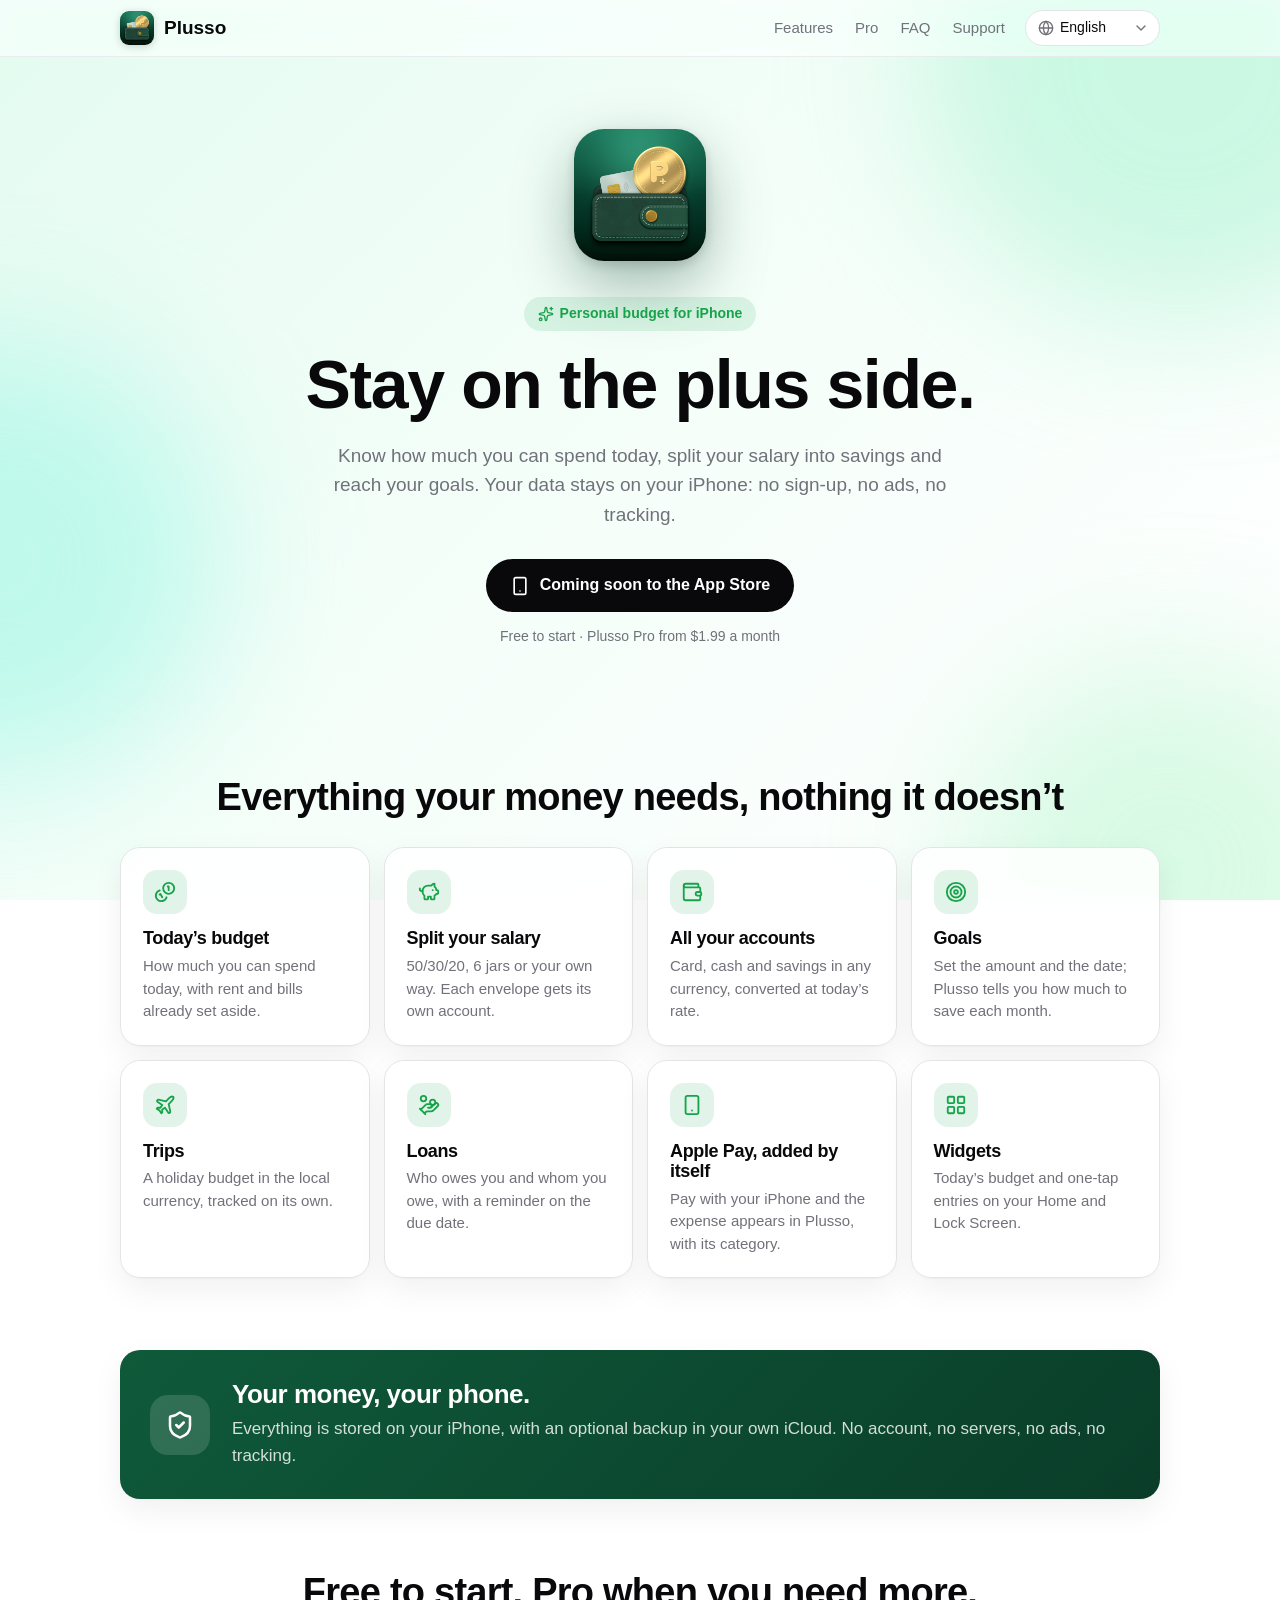
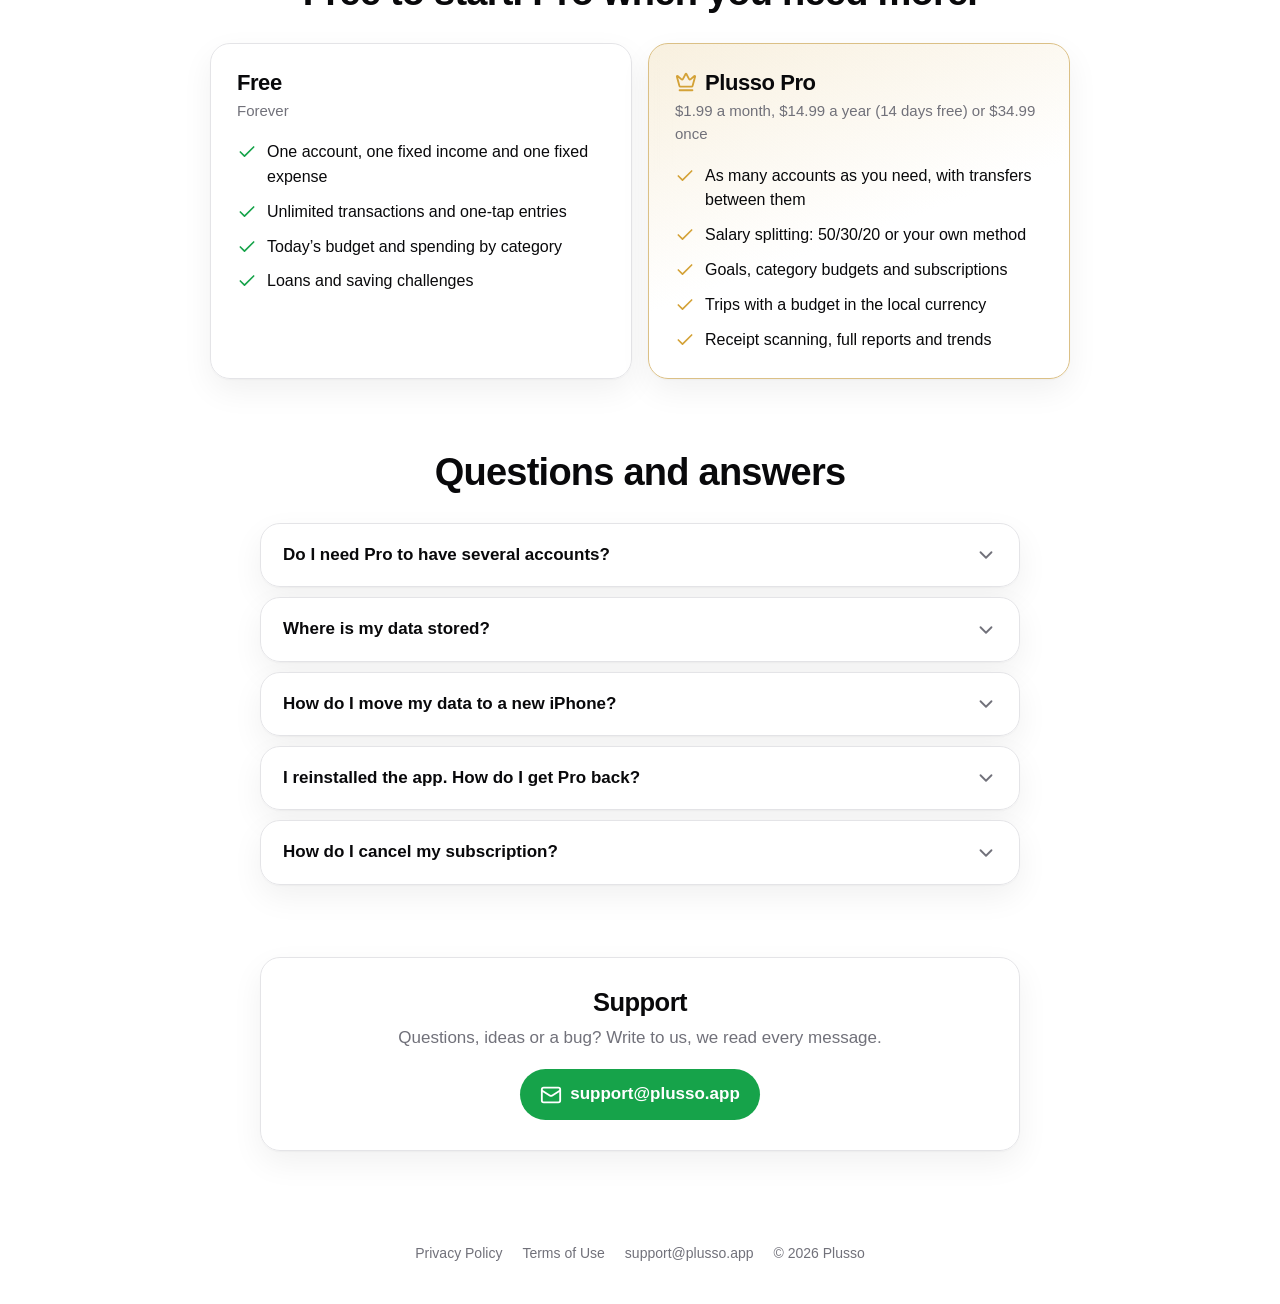
<file: index.html>
<!doctype html>
<html lang="en">
<head>
  <meta charset="utf-8">
  <meta name="viewport" content="width=device-width, initial-scale=1">
  <title>Plusso: personal budget for iPhone</title>
  <meta name="description" content="Plusso: personal budget for iPhone. Know how much you can spend today, split your salary into savings and reach your goals. Your data stays on your device.">
  <meta name="theme-color" content="#0f5a3a">
  <link rel="icon" type="image/png" href="favicon.png">
  <link rel="apple-touch-icon" href="img/apple-touch-icon.png">
  <link rel="stylesheet" href="style.css">
  <meta property="og:type" content="website">
  <meta property="og:url" content="https://plusso.app/">
  <meta property="og:title" content="Plusso: personal budget for iPhone">
  <meta property="og:description" content="Know how much you can spend today, split your salary into savings and reach your goals. Your data stays on your iPhone.">
  <meta property="og:image" content="https://plusso.app/img/og.jpg">
  <meta name="twitter:card" content="summary">
</head>
<body>
<div class="blobs" aria-hidden="true"><span></span><span></span><span></span></div>
<header class="top">
  <div class="top-inner">
    <a class="brand" href="./"><img src="img/icon.png" alt="" width="34" height="34">Plusso</a>
    <nav>
      <a href="#features" data-t="navFeatures">Features</a>
      <a href="#pro" data-t="navPro">Pro</a>
      <a href="#faq" data-t="navFaq">FAQ</a>
      <a href="#support" data-t="navSupport">Support</a>
    </nav>
      <label class="lang">
        <svg class="icon" aria-hidden="true"><use href="img/icons.svg#i-globe"/></svg>
        <span hidden data-t="language">Language</span>
        <select aria-label="Language">
          <option value="en">English</option>
          <option value="ro">Română</option>
          <option value="ru">Русский</option>
          <option value="uk">Українська</option>
          <option value="es">Español</option>
          <option value="de">Deutsch</option>
          <option value="it">Italiano</option>
        </select>
        <svg class="icon chev" aria-hidden="true"><use href="img/icons.svg#i-chevron-down"/></svg>
      </label>
  </div>
</header>
<main>
  <section class="hero">
    <img class="hero-icon" src="img/icon.png" alt="Plusso" width="132" height="132">
    <div><span class="eyebrow"><svg class="icon" aria-hidden="true"><use href="img/icons.svg#i-sparkles"/></svg><span data-t="eyebrow">Personal budget for iPhone</span></span></div>
    <h1 data-t="heroTitle">Stay on the plus side.</h1>
    <p data-t="heroText">Know how much you can spend today, split your salary into savings and reach your goals. Your data stays on your iPhone: no sign-up, no ads, no tracking.</p>
    <span class="cta"><svg class="icon" aria-hidden="true"><use href="img/icons.svg#i-smartphone"/></svg><span data-t="soon">Coming soon to the App Store</span></span>
    <span class="price-note" data-t="priceNote">Free to start · Plusso Pro from $1.99 a month</span>
  </section>

  <section class="block" id="features">
    <h2 data-t="featuresTitle">Everything your money needs, nothing it doesn’t</h2>
    <div class="features">
      <article class="card feature">
        <div class="tile"><svg class="icon" aria-hidden="true"><use href="img/icons.svg#i-coins"/></svg></div>
        <h3 data-t="f1t">Today’s budget</h3>
        <p data-t="f1d">How much you can spend today, with rent and bills already set aside.</p>
      </article>
      <article class="card feature">
        <div class="tile"><svg class="icon" aria-hidden="true"><use href="img/icons.svg#i-piggy-bank"/></svg></div>
        <h3 data-t="f2t">Split your salary</h3>
        <p data-t="f2d">50/30/20, 6 jars or your own way. Each envelope gets its own account.</p>
      </article>
      <article class="card feature">
        <div class="tile"><svg class="icon" aria-hidden="true"><use href="img/icons.svg#i-wallet"/></svg></div>
        <h3 data-t="f3t">All your accounts</h3>
        <p data-t="f3d">Card, cash and savings in any currency, converted at today’s rate.</p>
      </article>
      <article class="card feature">
        <div class="tile"><svg class="icon" aria-hidden="true"><use href="img/icons.svg#i-target"/></svg></div>
        <h3 data-t="f4t">Goals</h3>
        <p data-t="f4d">Set the amount and the date; Plusso tells you how much to save each month.</p>
      </article>
      <article class="card feature">
        <div class="tile"><svg class="icon" aria-hidden="true"><use href="img/icons.svg#i-plane"/></svg></div>
        <h3 data-t="f5t">Trips</h3>
        <p data-t="f5d">A holiday budget in the local currency, tracked on its own.</p>
      </article>
      <article class="card feature">
        <div class="tile"><svg class="icon" aria-hidden="true"><use href="img/icons.svg#i-hand-coins"/></svg></div>
        <h3 data-t="f6t">Loans</h3>
        <p data-t="f6d">Who owes you and whom you owe, with a reminder on the due date.</p>
      </article>
      <article class="card feature">
        <div class="tile"><svg class="icon" aria-hidden="true"><use href="img/icons.svg#i-smartphone"/></svg></div>
        <h3 data-t="f7t">Apple Pay, added by itself</h3>
        <p data-t="f7d">Pay with your iPhone and the expense appears in Plusso, with its category.</p>
      </article>
      <article class="card feature">
        <div class="tile"><svg class="icon" aria-hidden="true"><use href="img/icons.svg#i-layout-grid"/></svg></div>
        <h3 data-t="f8t">Widgets</h3>
        <p data-t="f8d">Today’s budget and one-tap entries on your Home and Lock Screen.</p>
      </article>
    </div>
  </section>

  <section class="card privacy-band">
    <div class="tile"><svg class="icon" aria-hidden="true"><use href="img/icons.svg#i-shield-check"/></svg></div>
    <div>
      <h2 data-t="privacyTitle">Your money, your phone.</h2>
      <p data-t="privacyText">Everything is stored on your iPhone, with an optional backup in your own iCloud. No account, no servers, no ads, no tracking.</p>
    </div>
  </section>

  <section class="block" id="pro">
    <h2 data-t="plansTitle">Free to start. Pro when you need more.</h2>
    <div class="plans">
      <article class="card plan">
        <h3><span data-t="freeTitle">Free</span></h3>
        <p class="sub" data-t="freePrice">Forever</p>
        <ul>
          <li><svg class="icon" aria-hidden="true"><use href="img/icons.svg#i-check"/></svg><span data-t="free1">One account, one fixed income and one fixed expense</span></li>
          <li><svg class="icon" aria-hidden="true"><use href="img/icons.svg#i-check"/></svg><span data-t="free2">Unlimited transactions and one-tap entries</span></li>
          <li><svg class="icon" aria-hidden="true"><use href="img/icons.svg#i-check"/></svg><span data-t="free3">Today’s budget and spending by category</span></li>
          <li><svg class="icon" aria-hidden="true"><use href="img/icons.svg#i-check"/></svg><span data-t="free4">Loans and saving challenges</span></li>
        </ul>
      </article>
      <article class="card plan pro">
        <h3><svg class="icon" aria-hidden="true"><use href="img/icons.svg#i-crown"/></svg><span data-t="proTitle">Plusso Pro</span></h3>
        <p class="sub" data-t="proPrice">$1.99 a month, $14.99 a year (14 days free) or $34.99 once</p>
        <ul>
          <li><svg class="icon" aria-hidden="true"><use href="img/icons.svg#i-check"/></svg><span data-t="pro1">As many accounts as you need, with transfers between them</span></li>
          <li><svg class="icon" aria-hidden="true"><use href="img/icons.svg#i-check"/></svg><span data-t="pro2">Salary splitting: 50/30/20 or your own method</span></li>
          <li><svg class="icon" aria-hidden="true"><use href="img/icons.svg#i-check"/></svg><span data-t="pro3">Goals, category budgets and subscriptions</span></li>
          <li><svg class="icon" aria-hidden="true"><use href="img/icons.svg#i-check"/></svg><span data-t="pro4">Trips with a budget in the local currency</span></li>
          <li><svg class="icon" aria-hidden="true"><use href="img/icons.svg#i-check"/></svg><span data-t="pro5">Receipt scanning, full reports and trends</span></li>
        </ul>
      </article>
    </div>
  </section>

  <section class="block" id="faq">
    <h2 data-t="faqTitle">Questions and answers</h2>
    <div class="faq">
      <details class="card">
        <summary><span data-t="q1">Do I need Pro to have several accounts?</span><svg class="icon" aria-hidden="true"><use href="img/icons.svg#i-chevron-down"/></svg></summary>
        <p data-t="a1">The free version has one account. Plusso Pro unlocks as many as you need (card, cash, savings, other currencies) and transfers between them. You can try them first: Settings → Guide & help → Try the demo.</p>
      </details>
      <details class="card">
        <summary><span data-t="q2">Where is my data stored?</span><svg class="icon" aria-hidden="true"><use href="img/icons.svg#i-chevron-down"/></svg></summary>
        <p data-t="a2">Only on your iPhone. If you turn on iCloud backup, a copy goes to your own iCloud Drive. We never see your data.</p>
      </details>
      <details class="card">
        <summary><span data-t="q3">How do I move my data to a new iPhone?</span><svg class="icon" aria-hidden="true"><use href="img/icons.svg#i-chevron-down"/></svg></summary>
        <p data-t="a3">Turn on iCloud backup in Settings → Data & backup and restore it on the new iPhone, or save a backup file and open it there.</p>
      </details>
      <details class="card">
        <summary><span data-t="q4">I reinstalled the app. How do I get Pro back?</span><svg class="icon" aria-hidden="true"><use href="img/icons.svg#i-chevron-down"/></svg></summary>
        <p data-t="a4">Pro comes back by itself with the same Apple account. If it doesn’t, open Plusso Pro in Settings and tap Restore.</p>
      </details>
      <details class="card">
        <summary><span data-t="q5">How do I cancel my subscription?</span><svg class="icon" aria-hidden="true"><use href="img/icons.svg#i-chevron-down"/></svg></summary>
        <p data-t="a5">In iPhone Settings → your name → Subscriptions → Plusso. You keep Pro until the end of the period you paid for.</p>
      </details>
    </div>
  </section>

  <section class="block" id="support">
    <div class="card support">
      <h2 data-t="supportTitle">Support</h2>
      <p data-t="supportText">Questions, ideas or a bug? Write to us, we read every message.</p>
      <a class="mail" href="mailto:support@plusso.app"><svg class="icon" aria-hidden="true"><use href="img/icons.svg#i-mail"/></svg>support@plusso.app</a>
    </div>
  </section>
</main>
<footer class="foot">
  <a href="privacy.html" data-page="privacy.html" data-t="privacy">Privacy Policy</a>
  <a href="terms.html" data-page="terms.html" data-t="terms">Terms of Use</a>
  <a href="mailto:support@plusso.app">support@plusso.app</a>
  <span>© 2026 Plusso</span>
</footer>
<script src="text.js"></script>
<script src="lang.js"></script>
</body>
</html>
</file>
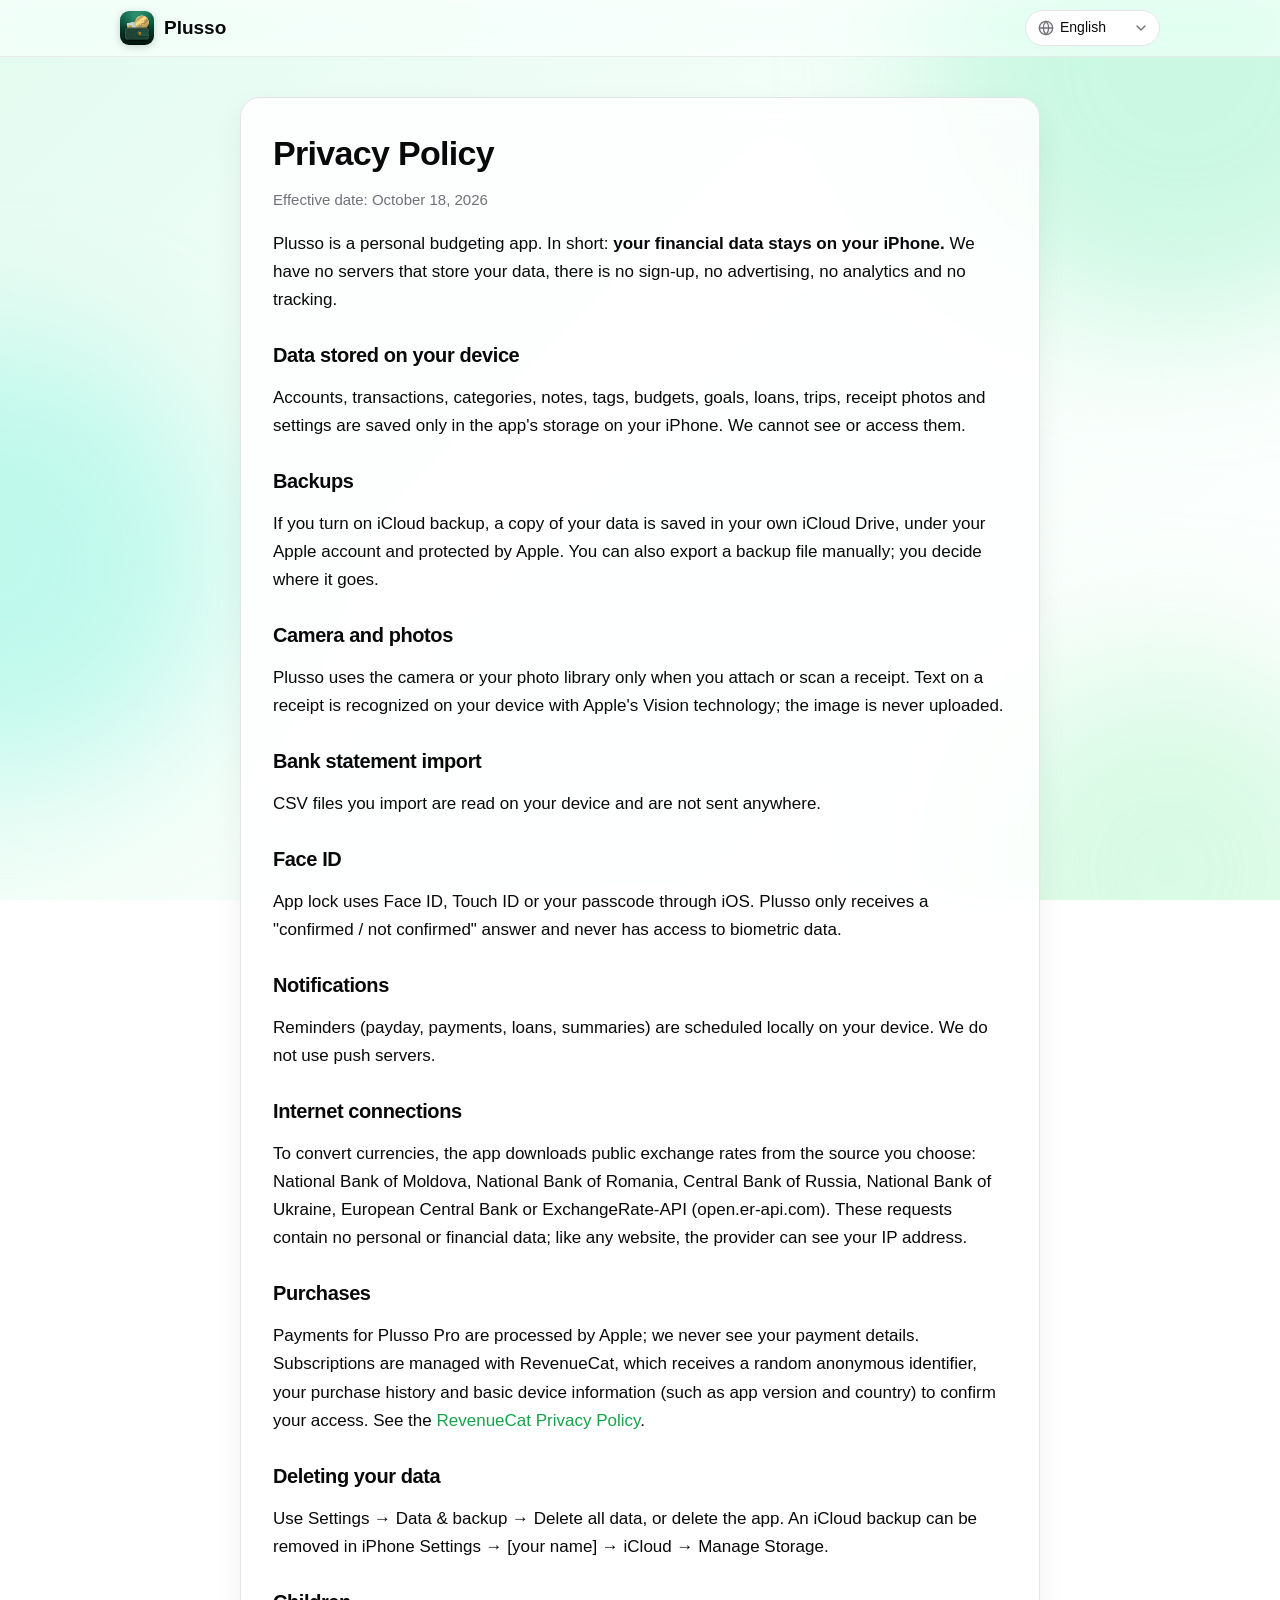
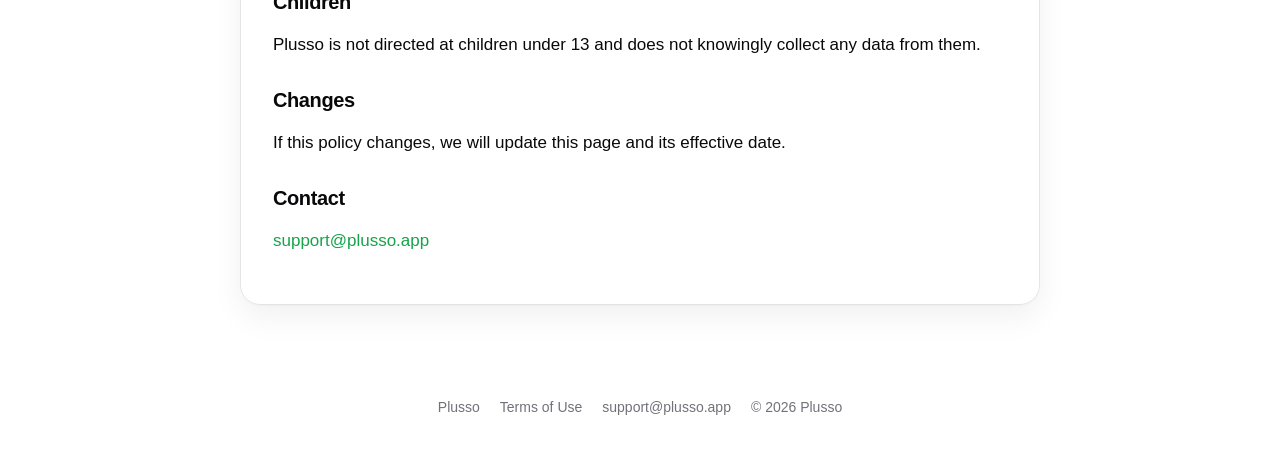
<file: privacy.html>
<!doctype html>
<html lang="en">
<head>
  <meta charset="utf-8">
  <meta name="viewport" content="width=device-width, initial-scale=1">
  <title>Plusso Privacy Policy</title>
  <meta name="description" content="How Plusso handles your data: everything stays on your iPhone.">
  <meta name="theme-color" content="#0f5a3a">
  <link rel="icon" type="image/png" href="favicon.png">
  <link rel="apple-touch-icon" href="img/apple-touch-icon.png">
  <link rel="stylesheet" href="style.css">
</head>
<body>
<div class="blobs" aria-hidden="true"><span></span><span></span><span></span></div>
<header class="top">
  <div class="top-inner">
    <a class="brand" href="./" data-page="./"><img src="img/icon.png" alt="" width="34" height="34">Plusso</a>
    <nav></nav>
      <label class="lang">
        <svg class="icon" aria-hidden="true"><use href="img/icons.svg#i-globe"/></svg>
        <span hidden data-t="language">Language</span>
        <select aria-label="Language">
          <option value="en">English</option>
          <option value="ro">Română</option>
          <option value="ru">Русский</option>
          <option value="uk">Українська</option>
          <option value="es">Español</option>
          <option value="de">Deutsch</option>
          <option value="it">Italiano</option>
        </select>
        <svg class="icon chev" aria-hidden="true"><use href="img/icons.svg#i-chevron-down"/></svg>
      </label>
  </div>
</header>
<main>
  <section class="doc card legal" lang="en">
    <h1>Privacy Policy</h1>
    <p class="muted">Effective date: October 18, 2026</p>
    <p>Plusso is a personal budgeting app. In short: <strong>your financial data stays on your iPhone.</strong> We have no servers that store your data, there is no sign-up, no advertising, no analytics and no tracking.</p>
    <h2>Data stored on your device</h2>
    <p>Accounts, transactions, categories, notes, tags, budgets, goals, loans, trips, receipt photos and settings are saved only in the app's storage on your iPhone. We cannot see or access them.</p>
    <h2>Backups</h2>
    <p>If you turn on iCloud backup, a copy of your data is saved in your own iCloud Drive, under your Apple account and protected by Apple. You can also export a backup file manually; you decide where it goes.</p>
    <h2>Camera and photos</h2>
    <p>Plusso uses the camera or your photo library only when you attach or scan a receipt. Text on a receipt is recognized on your device with Apple's Vision technology; the image is never uploaded.</p>
    <h2>Bank statement import</h2>
    <p>CSV files you import are read on your device and are not sent anywhere.</p>
    <h2>Face ID</h2>
    <p>App lock uses Face ID, Touch ID or your passcode through iOS. Plusso only receives a "confirmed / not confirmed" answer and never has access to biometric data.</p>
    <h2>Notifications</h2>
    <p>Reminders (payday, payments, loans, summaries) are scheduled locally on your device. We do not use push servers.</p>
    <h2>Internet connections</h2>
    <p>To convert currencies, the app downloads public exchange rates from the source you choose: National Bank of Moldova, National Bank of Romania, Central Bank of Russia, National Bank of Ukraine, European Central Bank or ExchangeRate-API (open.er-api.com). These requests contain no personal or financial data; like any website, the provider can see your IP address.</p>
    <h2>Purchases</h2>
    <p>Payments for Plusso Pro are processed by Apple; we never see your payment details. Subscriptions are managed with RevenueCat, which receives a random anonymous identifier, your purchase history and basic device information (such as app version and country) to confirm your access. See the <a href="https://www.revenuecat.com/privacy">RevenueCat Privacy Policy</a>.</p>
    <h2>Deleting your data</h2>
    <p>Use Settings → Data &amp; backup → Delete all data, or delete the app. An iCloud backup can be removed in iPhone Settings → [your name] → iCloud → Manage Storage.</p>
    <h2>Children</h2>
    <p>Plusso is not directed at children under 13 and does not knowingly collect any data from them.</p>
    <h2>Changes</h2>
    <p>If this policy changes, we will update this page and its effective date.</p>
    <h2>Contact</h2>
    <p><a href="mailto:support@plusso.app">support@plusso.app</a></p>
  </section>

  <section class="doc card legal" lang="ro">
    <h1>Politica de confidențialitate</h1>
    <p class="muted">În vigoare de la: 18 octombrie 2026</p>
    <p>Plusso este o aplicație pentru bugetul personal. Pe scurt: <strong>datele tale financiare rămân pe iPhone-ul tău.</strong> Nu avem servere care să-ți păstreze datele, nu există cont de utilizator, reclame, statistici de utilizare sau urmărire.</p>
    <h2>Datele de pe telefon</h2>
    <p>Conturile, tranzacțiile, categoriile, notele, etichetele, bugetele, obiectivele, împrumuturile, călătoriile, pozele bonurilor și setările se salvează doar în spațiul aplicației de pe iPhone. Noi nu le putem vedea și nu avem acces la ele.</p>
    <h2>Copii de rezervă</h2>
    <p>Dacă activezi backup-ul în iCloud, o copie a datelor se salvează în propriul tău iCloud Drive, în contul tău Apple, protejată de Apple. Poți salva și manual un fișier de backup; tu decizi unde îl păstrezi.</p>
    <h2>Camera și pozele</h2>
    <p>Plusso folosește camera sau galeria doar când atașezi sau scanezi un bon. Textul de pe bon este citit direct pe telefon cu tehnologia Vision de la Apple; imaginea nu este trimisă nicăieri.</p>
    <h2>Importul extraselor bancare</h2>
    <p>Fișierele CSV importate se citesc pe telefon și nu sunt trimise nicăieri.</p>
    <h2>Face ID</h2>
    <p>Blocarea aplicației folosește Face ID, Touch ID sau codul telefonului prin iOS. Plusso primește doar răspunsul „confirmat / neconfirmat” și nu are acces la date biometrice.</p>
    <h2>Notificări</h2>
    <p>Amintirile (salariu, plăți, împrumuturi, rezumate) sunt programate local pe telefon. Nu folosim servere de notificări.</p>
    <h2>Conexiuni la internet</h2>
    <p>Pentru conversia valutelor, aplicația descarcă cursuri publice de la sursa aleasă de tine: Banca Națională a Moldovei, Banca Națională a României, Banca Centrală a Rusiei, Banca Națională a Ucrainei, Banca Centrală Europeană sau ExchangeRate-API (open.er-api.com). Aceste cereri nu conțin date personale sau financiare; ca la orice site, furnizorul îți poate vedea adresa IP.</p>
    <h2>Cumpărături</h2>
    <p>Plățile pentru Plusso Pro sunt procesate de Apple; noi nu vedem datele de plată. Abonamentele sunt gestionate prin RevenueCat, care primește un identificator anonim aleatoriu, istoricul cumpărăturilor și informații de bază despre dispozitiv (versiunea aplicației, țara) ca să confirme accesul. Vezi <a href="https://www.revenuecat.com/privacy">Politica de confidențialitate RevenueCat</a>.</p>
    <h2>Ștergerea datelor</h2>
    <p>Folosește Setări → Date și backup → Șterge toate datele sau șterge aplicația. Backup-ul din iCloud se poate șterge din Setări iPhone → [numele tău] → iCloud → Gestionează spațiul.</p>
    <h2>Copii</h2>
    <p>Plusso nu se adresează copiilor sub 13 ani și nu colectează intenționat date de la aceștia.</p>
    <h2>Modificări</h2>
    <p>Dacă politica se schimbă, vom actualiza această pagină și data intrării în vigoare.</p>
    <h2>Contact</h2>
    <p><a href="mailto:support@plusso.app">support@plusso.app</a></p>
  </section>

  <section class="doc card legal" lang="ru">
    <h1>Политика конфиденциальности</h1>
    <p class="muted">Дата вступления в силу: 18 октября 2026 г.</p>
    <p>Plusso — приложение для личного бюджета. Коротко: <strong>ваши финансовые данные остаются на вашем iPhone.</strong> У нас нет серверов, где хранятся ваши данные, нет регистрации, рекламы, аналитики и отслеживания.</p>
    <h2>Данные на устройстве</h2>
    <p>Счета, операции, категории, заметки, метки, бюджеты, цели, долги, поездки, фото чеков и настройки сохраняются только в хранилище приложения на iPhone. Мы не видим их и не имеем к ним доступа.</p>
    <h2>Резервные копии</h2>
    <p>Если вы включите резервное копирование в iCloud, копия данных сохраняется в вашем собственном iCloud Drive, в вашей учётной записи Apple, под защитой Apple. Также можно вручную сохранить файл копии; где его хранить, решаете вы.</p>
    <h2>Камера и фото</h2>
    <p>Plusso использует камеру или галерею, только когда вы прикрепляете или сканируете чек. Текст чека распознаётся прямо на устройстве с помощью технологии Apple Vision; изображение никуда не отправляется.</p>
    <h2>Импорт банковских выписок</h2>
    <p>Импортируемые CSV-файлы читаются на устройстве и никуда не отправляются.</p>
    <h2>Face ID</h2>
    <p>Блокировка приложения использует Face ID, Touch ID или код-пароль через iOS. Plusso получает только ответ «подтверждено / не подтверждено» и не имеет доступа к биометрическим данным.</p>
    <h2>Уведомления</h2>
    <p>Напоминания (зарплата, платежи, долги, итоги) планируются локально на устройстве. Мы не используем push-серверы.</p>
    <h2>Подключения к интернету</h2>
    <p>Для пересчёта валют приложение загружает публичные курсы из выбранного вами источника: Национальный банк Молдовы, Национальный банк Румынии, Центральный банк России, Национальный банк Украины, Европейский центральный банк или ExchangeRate-API (open.er-api.com). Эти запросы не содержат личных или финансовых данных; как и любой сайт, поставщик видит ваш IP-адрес.</p>
    <h2>Покупки</h2>
    <p>Оплату Plusso Pro обрабатывает Apple; мы не видим ваши платёжные данные. Подписками управляет RevenueCat, который получает случайный анонимный идентификатор, историю покупок и базовые сведения об устройстве (версия приложения, страна), чтобы подтвердить доступ. См. <a href="https://www.revenuecat.com/privacy">Политику конфиденциальности RevenueCat</a>.</p>
    <h2>Удаление данных</h2>
    <p>Выберите Настройки → Данные и резервная копия → Удалить все данные или удалите приложение. Копию в iCloud можно удалить в Настройках iPhone → [ваше имя] → iCloud → Управление хранилищем.</p>
    <h2>Дети</h2>
    <p>Plusso не предназначено для детей младше 13 лет и сознательно не собирает их данные.</p>
    <h2>Изменения</h2>
    <p>Если политика изменится, мы обновим эту страницу и дату вступления в силу.</p>
    <h2>Контакты</h2>
    <p><a href="mailto:support@plusso.app">support@plusso.app</a></p>
  </section>

  <section class="doc card legal" lang="uk">
    <h1>Політика конфіденційності</h1>
    <p class="muted">Набирає чинності: 18 жовтня 2026 р.</p>
    <p>Plusso — застосунок для особистого бюджету. Коротко: <strong>ваші фінансові дані залишаються на вашому iPhone.</strong> У нас немає серверів, де зберігаються ваші дані, немає реєстрації, реклами, аналітики й відстеження.</p>
    <h2>Дані на пристрої</h2>
    <p>Рахунки, операції, категорії, нотатки, мітки, бюджети, цілі, борги, подорожі, фото чеків і налаштування зберігаються лише в сховищі застосунку на iPhone. Ми не бачимо їх і не маємо до них доступу.</p>
    <h2>Резервні копії</h2>
    <p>Якщо ви ввімкнете резервне копіювання в iCloud, копія даних зберігається у вашому власному iCloud Drive, у вашому обліковому записі Apple, під захистом Apple. Також можна вручну зберегти файл копії; де його зберігати, вирішуєте ви.</p>
    <h2>Камера й фото</h2>
    <p>Plusso використовує камеру або галерею лише тоді, коли ви додаєте чи скануєте чек. Текст чека розпізнається просто на пристрої за допомогою технології Apple Vision; зображення нікуди не надсилається.</p>
    <h2>Імпорт банківських виписок</h2>
    <p>Імпортовані CSV-файли читаються на пристрої й нікуди не надсилаються.</p>
    <h2>Face ID</h2>
    <p>Блокування застосунку використовує Face ID, Touch ID або код-пароль через iOS. Plusso отримує лише відповідь «підтверджено / не підтверджено» і не має доступу до біометричних даних.</p>
    <h2>Сповіщення</h2>
    <p>Нагадування (зарплата, платежі, борги, підсумки) плануються локально на пристрої. Ми не використовуємо push-сервери.</p>
    <h2>Підключення до інтернету</h2>
    <p>Для перерахунку валют застосунок завантажує публічні курси з обраного вами джерела: Національний банк Молдови, Національний банк Румунії, Центральний банк Росії, Національний банк України, Європейський центральний банк або ExchangeRate-API (open.er-api.com). Ці запити не містять особистих чи фінансових даних; як і будь-який сайт, постачальник бачить вашу IP-адресу.</p>
    <h2>Покупки</h2>
    <p>Оплату Plusso Pro обробляє Apple; ми не бачимо ваших платіжних даних. Підписками керує RevenueCat, який отримує випадковий анонімний ідентифікатор, історію покупок і базові відомості про пристрій (версія застосунку, країна), щоб підтвердити доступ. Див. <a href="https://www.revenuecat.com/privacy">Політику конфіденційності RevenueCat</a>.</p>
    <h2>Видалення даних</h2>
    <p>Виберіть Налаштування → Дані та резервні копії → Видалити всі дані або видаліть застосунок. Копію в iCloud можна видалити в Параметрах iPhone → [ваше ім’я] → iCloud → Керувати сховищем.</p>
    <h2>Діти</h2>
    <p>Plusso не призначений для дітей до 13 років і свідомо не збирає їхніх даних.</p>
    <h2>Зміни</h2>
    <p>Якщо політика зміниться, ми оновимо цю сторінку та дату набрання чинності.</p>
    <h2>Контакти</h2>
    <p><a href="mailto:support@plusso.app">support@plusso.app</a></p>
  </section>

  <section class="doc card legal" lang="es">
    <h1>Política de privacidad</h1>
    <p class="muted">Fecha de entrada en vigor: 18 de octubre de 2026</p>
    <p>Plusso es una app de presupuesto personal. En resumen: <strong>tus datos financieros se quedan en tu iPhone.</strong> No tenemos servidores que guarden tus datos, no hay registro, publicidad, analíticas ni seguimiento.</p>
    <h2>Datos en tu dispositivo</h2>
    <p>Cuentas, movimientos, categorías, notas, etiquetas, presupuestos, metas, préstamos, viajes, fotos de tiques y ajustes se guardan solo en el almacenamiento de la app en tu iPhone. No podemos verlos ni acceder a ellos.</p>
    <h2>Copias de seguridad</h2>
    <p>Si activas la copia en iCloud, se guarda una copia de tus datos en tu propio iCloud Drive, en tu cuenta de Apple y protegida por Apple. También puedes exportar un archivo de copia manualmente; tú decides dónde guardarlo.</p>
    <h2>Cámara y fotos</h2>
    <p>Plusso usa la cámara o la fototeca solo cuando adjuntas o escaneas un tique. El texto del tique se reconoce en tu dispositivo con la tecnología Vision de Apple; la imagen nunca se sube.</p>
    <h2>Importación de extractos bancarios</h2>
    <p>Los archivos CSV que importas se leen en tu dispositivo y no se envían a ningún sitio.</p>
    <h2>Face ID</h2>
    <p>El bloqueo de la app usa Face ID, Touch ID o el código del teléfono a través de iOS. Plusso solo recibe la respuesta «confirmado / no confirmado» y nunca accede a datos biométricos.</p>
    <h2>Notificaciones</h2>
    <p>Los recordatorios (cobro, pagos, préstamos, resúmenes) se programan localmente en tu dispositivo. No usamos servidores push.</p>
    <h2>Conexiones a internet</h2>
    <p>Para convertir monedas, la app descarga tipos de cambio públicos de la fuente que elijas: Banco Nacional de Moldavia, Banco Nacional de Rumanía, Banco Central de Rusia, Banco Nacional de Ucrania, Banco Central Europeo o ExchangeRate-API (open.er-api.com). Estas solicitudes no contienen datos personales ni financieros; como cualquier web, el proveedor puede ver tu dirección IP.</p>
    <h2>Compras</h2>
    <p>Los pagos de Plusso Pro los procesa Apple; nunca vemos tus datos de pago. Las suscripciones se gestionan con RevenueCat, que recibe un identificador anónimo aleatorio, tu historial de compras e información básica del dispositivo (versión de la app, país) para confirmar tu acceso. Consulta la <a href="https://www.revenuecat.com/privacy">Política de privacidad de RevenueCat</a>.</p>
    <h2>Eliminar tus datos</h2>
    <p>Usa Ajustes → Datos y copias → Eliminar todos los datos, o elimina la app. La copia de iCloud se puede borrar en Ajustes del iPhone → [tu nombre] → iCloud → Gestionar almacenamiento.</p>
    <h2>Menores</h2>
    <p>Plusso no está dirigida a menores de 13 años y no recopila datos de ellos de forma consciente.</p>
    <h2>Cambios</h2>
    <p>Si esta política cambia, actualizaremos esta página y su fecha de entrada en vigor.</p>
    <h2>Contacto</h2>
    <p><a href="mailto:support@plusso.app">support@plusso.app</a></p>
  </section>

  <section class="doc card legal" lang="de">
    <h1>Datenschutzerklärung</h1>
    <p class="muted">Gültig ab: 18. Oktober 2026</p>
    <p>Plusso ist eine App für das persönliche Budget. Kurz gesagt: <strong>Deine Finanzdaten bleiben auf deinem iPhone.</strong> Wir haben keine Server, die deine Daten speichern, es gibt keine Registrierung, keine Werbung, keine Analyse und kein Tracking.</p>
    <h2>Daten auf deinem Gerät</h2>
    <p>Konten, Buchungen, Kategorien, Notizen, Tags, Budgets, Ziele, Leihen, Reisen, Belegfotos und Einstellungen werden nur im Speicher der App auf deinem iPhone gesichert. Wir können sie weder sehen noch darauf zugreifen.</p>
    <h2>Backups</h2>
    <p>Wenn du das iCloud-Backup aktivierst, wird eine Kopie deiner Daten in deinem eigenen iCloud Drive gespeichert, in deinem Apple-Konto und von Apple geschützt. Du kannst auch manuell eine Backup-Datei exportieren; wo sie liegt, entscheidest du.</p>
    <h2>Kamera und Fotos</h2>
    <p>Plusso nutzt die Kamera oder deine Mediathek nur, wenn du einen Beleg anhängst oder scannst. Der Text auf dem Beleg wird mit Apples Vision-Technologie auf deinem Gerät erkannt; das Bild wird nie hochgeladen.</p>
    <h2>Import von Kontoauszügen</h2>
    <p>Importierte CSV-Dateien werden auf deinem Gerät gelesen und nirgendwohin gesendet.</p>
    <h2>Face ID</h2>
    <p>Die App-Sperre nutzt Face ID, Touch ID oder deinen Gerätecode über iOS. Plusso erhält nur die Antwort „bestätigt / nicht bestätigt“ und hat nie Zugriff auf biometrische Daten.</p>
    <h2>Mitteilungen</h2>
    <p>Erinnerungen (Zahltag, Zahlungen, Leihen, Rückblicke) werden lokal auf deinem Gerät geplant. Wir verwenden keine Push-Server.</p>
    <h2>Internetverbindungen</h2>
    <p>Zum Umrechnen von Währungen lädt die App öffentliche Wechselkurse von der von dir gewählten Quelle: Nationalbank der Republik Moldau, Rumänische Nationalbank, Zentralbank Russlands, Nationalbank der Ukraine, Europäische Zentralbank oder ExchangeRate-API (open.er-api.com). Diese Anfragen enthalten keine persönlichen oder finanziellen Daten; wie bei jeder Website kann der Anbieter deine IP-Adresse sehen.</p>
    <h2>Käufe</h2>
    <p>Zahlungen für Plusso Pro werden von Apple abgewickelt; wir sehen deine Zahlungsdaten nie. Abos werden mit RevenueCat verwaltet. RevenueCat erhält eine zufällige anonyme Kennung, deinen Kaufverlauf und grundlegende Geräteinformationen (z. B. App-Version und Land), um deinen Zugang zu bestätigen. Siehe die <a href="https://www.revenuecat.com/privacy">Datenschutzerklärung von RevenueCat</a>.</p>
    <h2>Daten löschen</h2>
    <p>Nutze Einstellungen → Daten &amp; Backup → Alle Daten löschen oder lösche die App. Ein iCloud-Backup kannst du in den iPhone-Einstellungen → [dein Name] → iCloud → Speicher verwalten entfernen.</p>
    <h2>Kinder</h2>
    <p>Plusso richtet sich nicht an Kinder unter 13 Jahren und erhebt wissentlich keine Daten von ihnen.</p>
    <h2>Änderungen</h2>
    <p>Wenn sich diese Erklärung ändert, aktualisieren wir diese Seite und das Gültigkeitsdatum.</p>
    <h2>Kontakt</h2>
    <p><a href="mailto:support@plusso.app">support@plusso.app</a></p>
  </section>

  <section class="doc card legal" lang="it">
    <h1>Informativa sulla privacy</h1>
    <p class="muted">In vigore dal: 18 ottobre 2026</p>
    <p>Plusso è un’app per il budget personale. In breve: <strong>i tuoi dati finanziari restano sul tuo iPhone.</strong> Non abbiamo server che conservano i tuoi dati, non c’è registrazione, pubblicità, analisi né tracciamento.</p>
    <h2>Dati sul dispositivo</h2>
    <p>Conti, movimenti, categorie, note, etichette, budget, obiettivi, prestiti, viaggi, foto degli scontrini e impostazioni vengono salvati solo nello spazio dell’app sul tuo iPhone. Non possiamo vederli né accedervi.</p>
    <h2>Backup</h2>
    <p>Se attivi il backup su iCloud, una copia dei dati viene salvata nel tuo iCloud Drive, nel tuo account Apple e protetta da Apple. Puoi anche esportare manualmente un file di backup; decidi tu dove conservarlo.</p>
    <h2>Fotocamera e foto</h2>
    <p>Plusso usa la fotocamera o la libreria foto solo quando alleghi o scansioni uno scontrino. Il testo dello scontrino viene riconosciuto sul dispositivo con la tecnologia Vision di Apple; l’immagine non viene mai caricata.</p>
    <h2>Importazione degli estratti conto</h2>
    <p>I file CSV importati vengono letti sul dispositivo e non vengono inviati da nessuna parte.</p>
    <h2>Face ID</h2>
    <p>Il blocco dell’app usa Face ID, Touch ID o il codice del telefono tramite iOS. Plusso riceve solo la risposta «confermato / non confermato» e non accede mai ai dati biometrici.</p>
    <h2>Notifiche</h2>
    <p>I promemoria (stipendio, pagamenti, prestiti, riepiloghi) sono programmati localmente sul dispositivo. Non usiamo server push.</p>
    <h2>Connessioni a internet</h2>
    <p>Per convertire le valute, l’app scarica tassi di cambio pubblici dalla fonte che scegli: Banca Nazionale di Moldavia, Banca Nazionale di Romania, Banca Centrale di Russia, Banca Nazionale d’Ucraina, Banca Centrale Europea o ExchangeRate-API (open.er-api.com). Queste richieste non contengono dati personali o finanziari; come per qualsiasi sito, il fornitore può vedere il tuo indirizzo IP.</p>
    <h2>Acquisti</h2>
    <p>I pagamenti di Plusso Pro sono gestiti da Apple; non vediamo mai i tuoi dati di pagamento. Gli abbonamenti sono gestiti con RevenueCat, che riceve un identificativo anonimo casuale, la cronologia degli acquisti e informazioni di base sul dispositivo (versione dell’app, paese) per confermare l’accesso. Vedi l’<a href="https://www.revenuecat.com/privacy">Informativa sulla privacy di RevenueCat</a>.</p>
    <h2>Eliminare i dati</h2>
    <p>Usa Impostazioni → Dati e backup → Elimina tutti i dati, oppure elimina l’app. Il backup su iCloud si può rimuovere da Impostazioni iPhone → [il tuo nome] → iCloud → Gestisci spazio.</p>
    <h2>Minori</h2>
    <p>Plusso non è rivolta ai minori di 13 anni e non raccoglie consapevolmente i loro dati.</p>
    <h2>Modifiche</h2>
    <p>Se questa informativa cambia, aggiorneremo questa pagina e la data di entrata in vigore.</p>
    <h2>Contatti</h2>
    <p><a href="mailto:support@plusso.app">support@plusso.app</a></p>
  </section>
</main>
<footer class="foot">
  <a href="./" data-page="./">Plusso</a>
  <a href="terms.html" data-page="terms.html" data-t="terms">Terms of Use</a>
  <a href="mailto:support@plusso.app">support@plusso.app</a>
  <span>© 2026 Plusso</span>
</footer>
<script src="text.js"></script>
<script src="lang.js"></script>
</body>
</html>
</file>
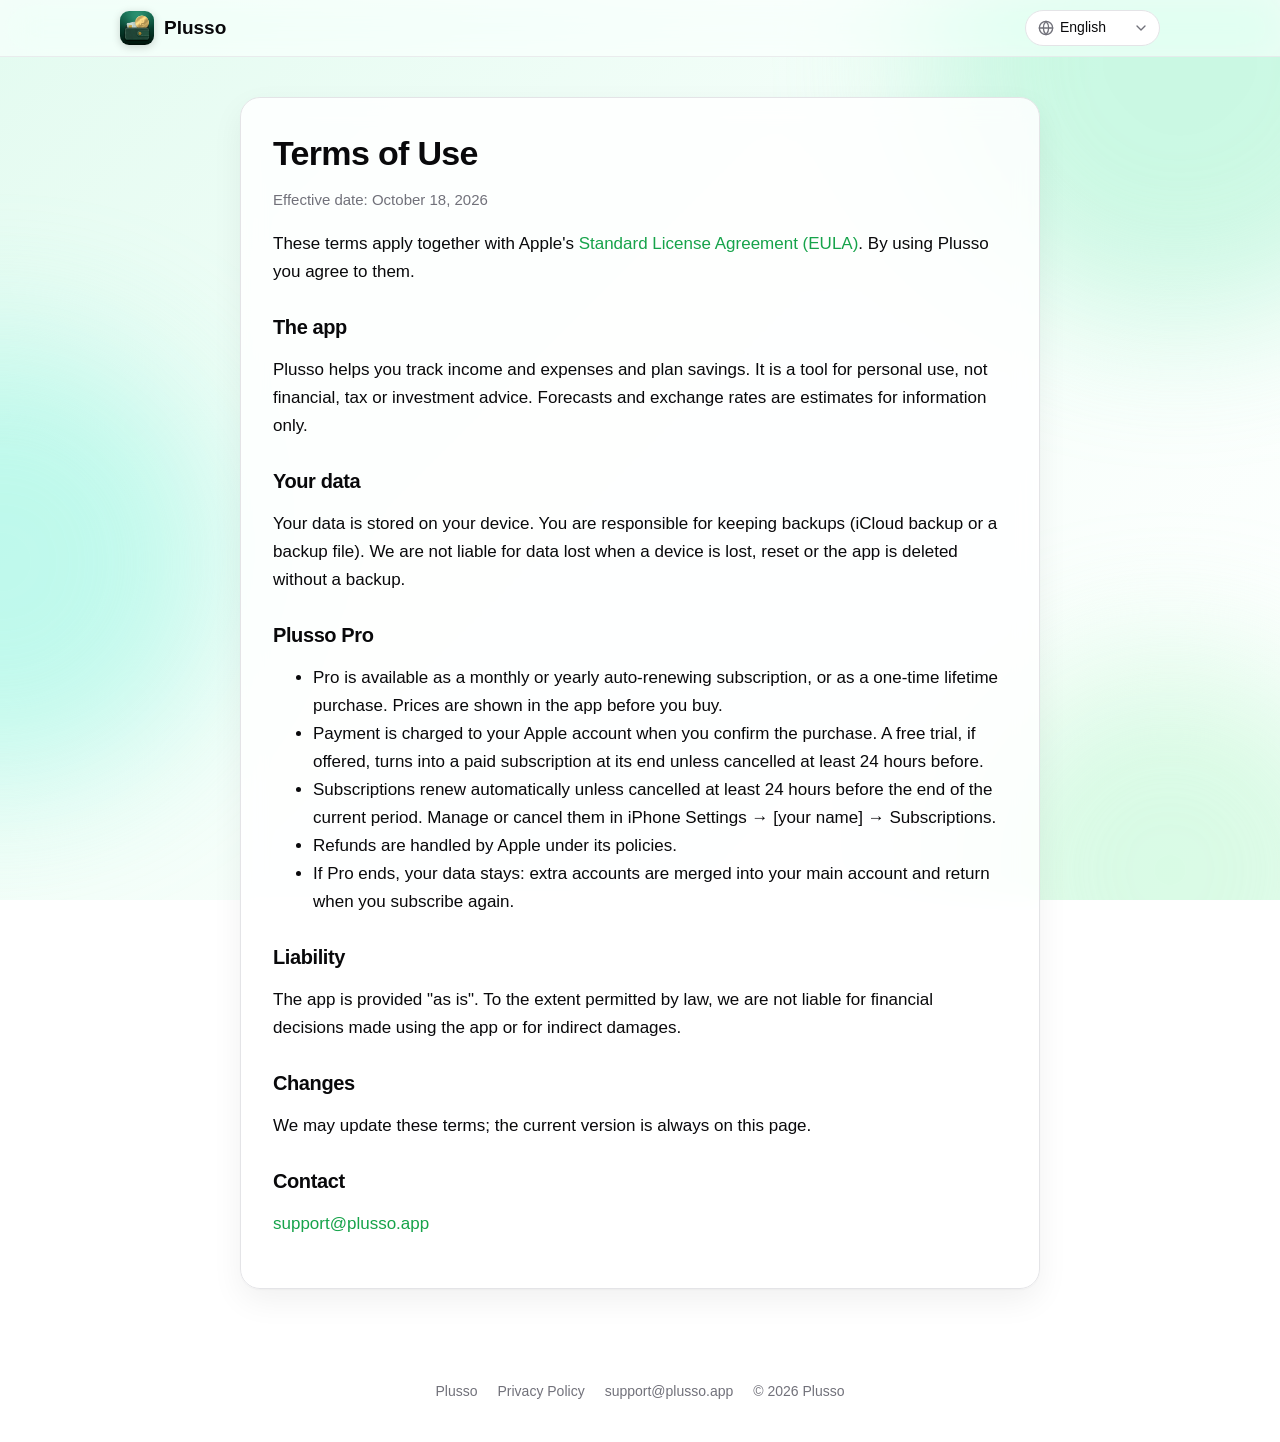
<file: terms.html>
<!doctype html>
<html lang="en">
<head>
  <meta charset="utf-8">
  <meta name="viewport" content="width=device-width, initial-scale=1">
  <title>Plusso Terms of Use</title>
  <meta name="description" content="Terms of use and subscription terms for Plusso.">
  <meta name="theme-color" content="#0f5a3a">
  <link rel="icon" type="image/png" href="favicon.png">
  <link rel="apple-touch-icon" href="img/apple-touch-icon.png">
  <link rel="stylesheet" href="style.css">
</head>
<body>
<div class="blobs" aria-hidden="true"><span></span><span></span><span></span></div>
<header class="top">
  <div class="top-inner">
    <a class="brand" href="./" data-page="./"><img src="img/icon.png" alt="" width="34" height="34">Plusso</a>
    <nav></nav>
      <label class="lang">
        <svg class="icon" aria-hidden="true"><use href="img/icons.svg#i-globe"/></svg>
        <span hidden data-t="language">Language</span>
        <select aria-label="Language">
          <option value="en">English</option>
          <option value="ro">Română</option>
          <option value="ru">Русский</option>
          <option value="uk">Українська</option>
          <option value="es">Español</option>
          <option value="de">Deutsch</option>
          <option value="it">Italiano</option>
        </select>
        <svg class="icon chev" aria-hidden="true"><use href="img/icons.svg#i-chevron-down"/></svg>
      </label>
  </div>
</header>
<main>
  <section class="doc card legal" lang="en">
    <h1>Terms of Use</h1>
    <p class="muted">Effective date: October 18, 2026</p>
    <p>These terms apply together with Apple's <a href="https://www.apple.com/legal/internet-services/itunes/dev/stdeula/">Standard License Agreement (EULA)</a>. By using Plusso you agree to them.</p>
    <h2>The app</h2>
    <p>Plusso helps you track income and expenses and plan savings. It is a tool for personal use, not financial, tax or investment advice. Forecasts and exchange rates are estimates for information only.</p>
    <h2>Your data</h2>
    <p>Your data is stored on your device. You are responsible for keeping backups (iCloud backup or a backup file). We are not liable for data lost when a device is lost, reset or the app is deleted without a backup.</p>
    <h2>Plusso Pro</h2>
    <ul>
      <li>Pro is available as a monthly or yearly auto-renewing subscription, or as a one-time lifetime purchase. Prices are shown in the app before you buy.</li>
      <li>Payment is charged to your Apple account when you confirm the purchase. A free trial, if offered, turns into a paid subscription at its end unless cancelled at least 24 hours before.</li>
      <li>Subscriptions renew automatically unless cancelled at least 24 hours before the end of the current period. Manage or cancel them in iPhone Settings → [your name] → Subscriptions.</li>
      <li>Refunds are handled by Apple under its policies.</li>
      <li>If Pro ends, your data stays: extra accounts are merged into your main account and return when you subscribe again.</li>
    </ul>
    <h2>Liability</h2>
    <p>The app is provided "as is". To the extent permitted by law, we are not liable for financial decisions made using the app or for indirect damages.</p>
    <h2>Changes</h2>
    <p>We may update these terms; the current version is always on this page.</p>
    <h2>Contact</h2>
    <p><a href="mailto:support@plusso.app">support@plusso.app</a></p>
  </section>

  <section class="doc card legal" lang="ro">
    <h1>Termeni de utilizare</h1>
    <p class="muted">În vigoare de la: 18 octombrie 2026</p>
    <p>Acești termeni se aplică împreună cu <a href="https://www.apple.com/legal/internet-services/itunes/dev/stdeula/">Acordul standard de licență Apple (EULA)</a>. Folosind Plusso, ești de acord cu ei.</p>
    <h2>Aplicația</h2>
    <p>Plusso te ajută să ții evidența veniturilor și cheltuielilor și să planifici economiile. Este un instrument pentru uz personal, nu un sfat financiar, fiscal sau de investiții. Prognozele și cursurile valutare sunt estimări, doar cu titlu informativ.</p>
    <h2>Datele tale</h2>
    <p>Datele tale sunt păstrate pe telefon. Tu ești responsabil de copiile de rezervă (backup în iCloud sau fișier de backup). Nu răspundem pentru datele pierdute când telefonul se pierde, se resetează sau aplicația e ștearsă fără backup.</p>
    <h2>Plusso Pro</h2>
    <ul>
      <li>Pro este disponibil ca abonament lunar sau anual cu reînnoire automată ori ca plată unică pe viață. Prețurile sunt afișate în aplicație înainte de cumpărare.</li>
      <li>Plata se încasează din contul tău Apple când confirmi cumpărătura. Perioada gratuită, dacă este oferită, devine abonament plătit la final, dacă nu o anulezi cu cel puțin 24 de ore înainte.</li>
      <li>Abonamentele se reînnoiesc automat dacă nu sunt anulate cu cel puțin 24 de ore înainte de sfârșitul perioadei curente. Le gestionezi sau anulezi din Setări iPhone → [numele tău] → Abonamente.</li>
      <li>Rambursările sunt gestionate de Apple, conform regulilor sale.</li>
      <li>Dacă Pro se încheie, datele rămân: conturile suplimentare se unesc în contul principal și revin când te abonezi din nou.</li>
    </ul>
    <h2>Răspundere</h2>
    <p>Aplicația este oferită „ca atare”. În limitele legii, nu răspundem pentru deciziile financiare luate cu ajutorul aplicației sau pentru daune indirecte.</p>
    <h2>Modificări</h2>
    <p>Putem actualiza acești termeni; versiunea curentă este mereu pe această pagină.</p>
    <h2>Contact</h2>
    <p><a href="mailto:support@plusso.app">support@plusso.app</a></p>
  </section>

  <section class="doc card legal" lang="ru">
    <h1>Условия использования</h1>
    <p class="muted">Дата вступления в силу: 18 октября 2026 г.</p>
    <p>Эти условия действуют вместе со <a href="https://www.apple.com/legal/internet-services/itunes/dev/stdeula/">Стандартным лицензионным соглашением Apple (EULA)</a>. Используя Plusso, вы соглашаетесь с ними.</p>
    <h2>Приложение</h2>
    <p>Plusso помогает учитывать доходы и расходы и планировать накопления. Это инструмент для личного использования, а не финансовая, налоговая или инвестиционная консультация. Прогнозы и курсы валют являются оценками и носят информационный характер.</p>
    <h2>Ваши данные</h2>
    <p>Ваши данные хранятся на устройстве. Вы отвечаете за резервные копии (копия в iCloud или файл копии). Мы не несём ответственности за данные, утерянные при потере или сбросе устройства либо удалении приложения без резервной копии.</p>
    <h2>Plusso Pro</h2>
    <ul>
      <li>Pro доступен как ежемесячная или ежегодная автопродлеваемая подписка либо как разовая покупка навсегда. Цены показываются в приложении до покупки.</li>
      <li>Оплата списывается с вашей учётной записи Apple при подтверждении покупки. Бесплатный период, если он предлагается, по окончании превращается в платную подписку, если не отменить его минимум за 24 часа.</li>
      <li>Подписки продлеваются автоматически, если не отменить их минимум за 24 часа до конца текущего периода. Управлять ими можно в Настройках iPhone → [ваше имя] → Подписки.</li>
      <li>Возвраты средств осуществляет Apple по своим правилам.</li>
      <li>Если Pro закончится, данные сохранятся: дополнительные счета объединятся с основным и вернутся при повторной подписке.</li>
    </ul>
    <h2>Ответственность</h2>
    <p>Приложение предоставляется «как есть». В пределах, допускаемых законом, мы не несём ответственности за финансовые решения, принятые с помощью приложения, и за косвенный ущерб.</p>
    <h2>Изменения</h2>
    <p>Мы можем обновлять эти условия; актуальная версия всегда на этой странице.</p>
    <h2>Контакты</h2>
    <p><a href="mailto:support@plusso.app">support@plusso.app</a></p>
  </section>

  <section class="doc card legal" lang="uk">
    <h1>Умови використання</h1>
    <p class="muted">Набирають чинності: 18 жовтня 2026 р.</p>
    <p>Ці умови діють разом зі <a href="https://www.apple.com/legal/internet-services/itunes/dev/stdeula/">Стандартною ліцензійною угодою Apple (EULA)</a>. Користуючись Plusso, ви погоджуєтеся з ними.</p>
    <h2>Застосунок</h2>
    <p>Plusso допомагає вести облік доходів і витрат та планувати заощадження. Це інструмент для особистого використання, а не фінансова, податкова чи інвестиційна порада. Прогнози й курси валют є оцінками й мають інформаційний характер.</p>
    <h2>Ваші дані</h2>
    <p>Ваші дані зберігаються на пристрої. Ви відповідаєте за резервні копії (копія в iCloud або файл копії). Ми не відповідаємо за дані, втрачені через втрату чи скидання пристрою або видалення застосунку без резервної копії.</p>
    <h2>Plusso Pro</h2>
    <ul>
      <li>Pro доступний як щомісячна чи щорічна підписка з автопродовженням або як разова покупка назавжди. Ціни показуються в застосунку до покупки.</li>
      <li>Оплата списується з вашого облікового запису Apple під час підтвердження покупки. Безкоштовний період, якщо він пропонується, після завершення стає платною підпискою, якщо не скасувати його щонайменше за 24 години.</li>
      <li>Підписки продовжуються автоматично, якщо не скасувати їх щонайменше за 24 години до кінця поточного періоду. Керувати ними можна в Параметрах iPhone → [ваше ім’я] → Підписки.</li>
      <li>Повернення коштів здійснює Apple за своїми правилами.</li>
      <li>Якщо Pro закінчиться, дані збережуться: додаткові рахунки об’єднаються з основним і повернуться після повторної підписки.</li>
    </ul>
    <h2>Відповідальність</h2>
    <p>Застосунок надається «як є». У межах, дозволених законом, ми не відповідаємо за фінансові рішення, ухвалені за допомогою застосунку, та за непрямі збитки.</p>
    <h2>Зміни</h2>
    <p>Ми можемо оновлювати ці умови; чинна версія завжди на цій сторінці.</p>
    <h2>Контакти</h2>
    <p><a href="mailto:support@plusso.app">support@plusso.app</a></p>
  </section>

  <section class="doc card legal" lang="es">
    <h1>Condiciones de uso</h1>
    <p class="muted">Fecha de entrada en vigor: 18 de octubre de 2026</p>
    <p>Estas condiciones se aplican junto con el <a href="https://www.apple.com/legal/internet-services/itunes/dev/stdeula/">Contrato de licencia estándar de Apple (EULA)</a>. Al usar Plusso, las aceptas.</p>
    <h2>La app</h2>
    <p>Plusso te ayuda a registrar ingresos y gastos y a planificar tus ahorros. Es una herramienta de uso personal, no asesoramiento financiero, fiscal ni de inversión. Las previsiones y los tipos de cambio son estimaciones solo informativas.</p>
    <h2>Tus datos</h2>
    <p>Tus datos se guardan en tu dispositivo. Eres responsable de hacer copias de seguridad (en iCloud o con un archivo de copia). No somos responsables de los datos perdidos si el dispositivo se pierde, se restablece o se elimina la app sin copia.</p>
    <h2>Plusso Pro</h2>
    <ul>
      <li>Pro está disponible como suscripción mensual o anual con renovación automática, o como compra única de por vida. Los precios se muestran en la app antes de comprar.</li>
      <li>El pago se carga a tu cuenta de Apple al confirmar la compra. La prueba gratuita, si se ofrece, pasa a ser una suscripción de pago al terminar, salvo que la canceles al menos 24 horas antes.</li>
      <li>Las suscripciones se renuevan automáticamente salvo que se cancelen al menos 24 horas antes del final del periodo actual. Gestiónalas o cancélalas en Ajustes del iPhone → [tu nombre] → Suscripciones.</li>
      <li>Los reembolsos los gestiona Apple según sus políticas.</li>
      <li>Si Pro termina, tus datos se conservan: las cuentas adicionales se unen a la cuenta principal y vuelven cuando te suscribes de nuevo.</li>
    </ul>
    <h2>Responsabilidad</h2>
    <p>La app se ofrece «tal cual». En la medida permitida por la ley, no somos responsables de las decisiones financieras tomadas con la app ni de daños indirectos.</p>
    <h2>Cambios</h2>
    <p>Podemos actualizar estas condiciones; la versión vigente está siempre en esta página.</p>
    <h2>Contacto</h2>
    <p><a href="mailto:support@plusso.app">support@plusso.app</a></p>
  </section>

  <section class="doc card legal" lang="de">
    <h1>Nutzungsbedingungen</h1>
    <p class="muted">Gültig ab: 18. Oktober 2026</p>
    <p>Diese Bedingungen gelten zusammen mit Apples <a href="https://www.apple.com/legal/internet-services/itunes/dev/stdeula/">Standard-Lizenzvereinbarung (EULA)</a>. Mit der Nutzung von Plusso stimmst du ihnen zu.</p>
    <h2>Die App</h2>
    <p>Plusso hilft dir, Einnahmen und Ausgaben zu erfassen und das Sparen zu planen. Sie ist ein Werkzeug für den persönlichen Gebrauch und keine Finanz-, Steuer- oder Anlageberatung. Prognosen und Wechselkurse sind unverbindliche Schätzungen.</p>
    <h2>Deine Daten</h2>
    <p>Deine Daten werden auf deinem Gerät gespeichert. Für Backups (iCloud-Backup oder Backup-Datei) bist du selbst verantwortlich. Wir haften nicht für Daten, die verloren gehen, wenn ein Gerät verloren geht, zurückgesetzt oder die App ohne Backup gelöscht wird.</p>
    <h2>Plusso Pro</h2>
    <ul>
      <li>Pro gibt es als sich automatisch verlängerndes Monats- oder Jahresabo oder als einmaligen Kauf auf Lebenszeit. Die Preise werden vor dem Kauf in der App angezeigt.</li>
      <li>Die Zahlung wird bei Bestätigung des Kaufs deinem Apple-Konto belastet. Ein kostenloser Testzeitraum, falls angeboten, geht an seinem Ende in ein kostenpflichtiges Abo über, wenn du nicht mindestens 24 Stunden vorher kündigst.</li>
      <li>Abos verlängern sich automatisch, wenn sie nicht mindestens 24 Stunden vor Ende des laufenden Zeitraums gekündigt werden. Verwalten oder kündigen kannst du sie in den iPhone-Einstellungen → [dein Name] → Abonnements.</li>
      <li>Erstattungen wickelt Apple nach seinen Richtlinien ab.</li>
      <li>Endet Pro, bleiben deine Daten erhalten: zusätzliche Konten werden mit deinem Hauptkonto zusammengeführt und kehren zurück, wenn du wieder abonnierst.</li>
    </ul>
    <h2>Haftung</h2>
    <p>Die App wird „wie besehen“ bereitgestellt. Soweit gesetzlich zulässig, haften wir nicht für finanzielle Entscheidungen, die mithilfe der App getroffen werden, oder für mittelbare Schäden.</p>
    <h2>Änderungen</h2>
    <p>Wir können diese Bedingungen aktualisieren; die aktuelle Fassung steht immer auf dieser Seite.</p>
    <h2>Kontakt</h2>
    <p><a href="mailto:support@plusso.app">support@plusso.app</a></p>
  </section>

  <section class="doc card legal" lang="it">
    <h1>Termini di utilizzo</h1>
    <p class="muted">In vigore dal: 18 ottobre 2026</p>
    <p>Questi termini si applicano insieme al <a href="https://www.apple.com/legal/internet-services/itunes/dev/stdeula/">Contratto di licenza standard di Apple (EULA)</a>. Usando Plusso li accetti.</p>
    <h2>L’app</h2>
    <p>Plusso ti aiuta a registrare entrate e uscite e a pianificare i risparmi. È uno strumento per uso personale, non una consulenza finanziaria, fiscale o di investimento. Previsioni e tassi di cambio sono stime a solo scopo informativo.</p>
    <h2>I tuoi dati</h2>
    <p>I tuoi dati sono salvati sul dispositivo. Sei responsabile dei backup (backup su iCloud o file di backup). Non rispondiamo dei dati persi se il dispositivo viene smarrito, ripristinato o se l’app viene eliminata senza backup.</p>
    <h2>Plusso Pro</h2>
    <ul>
      <li>Pro è disponibile come abbonamento mensile o annuale a rinnovo automatico, oppure come acquisto unico a vita. I prezzi sono mostrati nell’app prima dell’acquisto.</li>
      <li>Il pagamento viene addebitato sul tuo account Apple alla conferma dell’acquisto. La prova gratuita, se offerta, diventa un abbonamento a pagamento alla scadenza, a meno che non la disdica almeno 24 ore prima.</li>
      <li>Gli abbonamenti si rinnovano automaticamente se non disdetti almeno 24 ore prima della fine del periodo in corso. Puoi gestirli o disdirli in Impostazioni iPhone → [il tuo nome] → Abbonamenti.</li>
      <li>I rimborsi sono gestiti da Apple secondo le sue regole.</li>
      <li>Se Pro termina, i dati restano: i conti aggiuntivi vengono uniti al conto principale e tornano quando ti abboni di nuovo.</li>
    </ul>
    <h2>Responsabilità</h2>
    <p>L’app è fornita «così com’è». Nei limiti consentiti dalla legge, non rispondiamo delle decisioni finanziarie prese con l’app né di danni indiretti.</p>
    <h2>Modifiche</h2>
    <p>Possiamo aggiornare questi termini; la versione in vigore è sempre su questa pagina.</p>
    <h2>Contatti</h2>
    <p><a href="mailto:support@plusso.app">support@plusso.app</a></p>
  </section>
</main>
<footer class="foot">
  <a href="./" data-page="./">Plusso</a>
  <a href="privacy.html" data-page="privacy.html" data-t="privacy">Privacy Policy</a>
  <a href="mailto:support@plusso.app">support@plusso.app</a>
  <span>© 2026 Plusso</span>
</footer>
<script src="text.js"></script>
<script src="lang.js"></script>
</body>
</html>
</file>
<file: style.css>
/* plusso.app — aceleași culori ca aplicația: verdele de marcă, fundalul „mint” cu bule de lumină,
   carduri albe rotunjite (negre pe tema întunecată) și accentul auriu al monedei din iconiță. */
:root {
  --brand: #16a34a;
  --brand-soft: rgba(22, 163, 74, 0.12);
  --gold: #d4a237;
  --gold-soft: rgba(212, 162, 55, 0.16);
  --text: #09090b;
  --muted: #71717a;
  --card: rgba(255, 255, 255, 0.86);
  --card-solid: #ffffff;
  --border: #e4e4e7;
  --bg-1: #e3fbf0;
  --bg-2: #f4fef9;
  --bg-3: #ffffff;
  --blob-1: #a7f3d0;
  --blob-2: #99f6e4;
  --blob-3: #bbf7d0;
  --blob-opacity: 0.55;
  --shadow: 0 1px 2px rgba(9, 9, 11, 0.04), 0 12px 32px rgba(9, 9, 11, 0.06);
  --radius: 20px;
  color-scheme: light dark;
}
@media (prefers-color-scheme: dark) {
  :root {
    --brand: #22c55e;
    --brand-soft: rgba(34, 197, 94, 0.14);
    --gold: #e8bd57;
    --gold-soft: rgba(232, 189, 87, 0.14);
    --text: #fafafa;
    --muted: #a1a1aa;
    --card: rgba(24, 24, 27, 0.82);
    --card-solid: #18181b;
    --border: #27272a;
    --bg-1: #03261c;
    --bg-2: #01120d;
    --bg-3: #000000;
    --blob-1: #065f46;
    --blob-2: #115e59;
    --blob-3: #14532d;
    --blob-opacity: 0.4;
    --shadow: 0 1px 2px rgba(0, 0, 0, 0.4), 0 12px 32px rgba(0, 0, 0, 0.35);
  }
}

* { box-sizing: border-box; }
html { scroll-behavior: smooth; scroll-padding-top: 80px; }
body {
  margin: 0;
  min-height: 100vh;
  color: var(--text);
  background: linear-gradient(135deg, var(--bg-1), var(--bg-2) 45%, var(--bg-3));
  background-attachment: fixed;
  font: 17px/1.55 -apple-system, BlinkMacSystemFont, 'SF Pro Text', 'Segoe UI', Roboto, sans-serif;
  -webkit-font-smoothing: antialiased;
}
/* Bulele de lumină din fundalul aplicației. */
.blobs { position: fixed; inset: 0; z-index: -1; overflow: hidden; pointer-events: none; }
.blobs span { position: absolute; border-radius: 50%; filter: blur(70px); opacity: var(--blob-opacity); }
.blobs span:nth-child(1) { width: 520px; height: 520px; top: -200px; right: -160px; background: var(--blob-1); }
.blobs span:nth-child(2) { width: 440px; height: 440px; top: 38%; left: -220px; background: var(--blob-2); }
.blobs span:nth-child(3) { width: 420px; height: 420px; bottom: -180px; right: -100px; background: var(--blob-3); }

a { color: var(--brand); text-decoration: none; }
a:hover { text-decoration: underline; }
h1, h2, h3 { letter-spacing: -0.02em; line-height: 1.15; margin: 0; }
.icon { width: 22px; height: 22px; fill: none; stroke: currentColor; stroke-width: 2; stroke-linecap: round; stroke-linejoin: round; flex: none; }

/* Bara de sus, din „sticlă”. */
.top {
  position: sticky; top: 0; z-index: 10;
  backdrop-filter: saturate(180%) blur(18px); -webkit-backdrop-filter: saturate(180%) blur(18px);
  background: color-mix(in srgb, var(--bg-3) 62%, transparent);
  border-bottom: 1px solid color-mix(in srgb, var(--border) 70%, transparent);
}
.top-inner { max-width: 1080px; margin: 0 auto; padding: 10px 20px; display: flex; align-items: center; gap: 20px; }
.brand { display: flex; align-items: center; gap: 10px; color: var(--text); font-weight: 700; font-size: 19px; }
.brand:hover { text-decoration: none; }
.brand img { width: 34px; height: 34px; border-radius: 9px; box-shadow: 0 2px 8px rgba(0, 0, 0, 0.18); }
.top nav { display: flex; gap: 22px; margin-left: auto; }
.top nav a { color: var(--muted); font-size: 15px; font-weight: 500; }
.top nav a:hover { color: var(--text); text-decoration: none; }
.lang {
  position: relative; display: flex; align-items: center; gap: 6px; color: var(--muted);
  border: 1px solid var(--border); background: var(--card-solid); border-radius: 999px; padding: 6px 10px 6px 12px;
}
.lang .icon { width: 16px; height: 16px; }
.lang select {
  appearance: none; -webkit-appearance: none; border: 0; background: transparent; color: var(--text);
  font: inherit; font-size: 14px; font-weight: 500; padding-right: 18px; cursor: pointer;
}
.lang .chev { position: absolute; right: 10px; pointer-events: none; }
@media (max-width: 760px) { .top nav { display: none; } .lang { margin-left: auto; } }

main { max-width: 1080px; margin: 0 auto; padding: 0 20px 64px; }

/* Pagina principală. */
.hero { text-align: center; padding: 72px 0 56px; }
.hero-icon { width: 132px; height: 132px; border-radius: 30px; box-shadow: 0 24px 60px rgba(4, 60, 38, 0.35), 0 4px 12px rgba(0, 0, 0, 0.15); }
.eyebrow {
  display: inline-flex; align-items: center; gap: 6px; margin: 28px 0 14px; padding: 6px 14px;
  border-radius: 999px; background: var(--brand-soft); color: var(--brand); font-size: 14px; font-weight: 600;
}
.eyebrow .icon { width: 16px; height: 16px; }
.hero h1 { font-size: clamp(40px, 7vw, 68px); font-weight: 800; }
.hero h1 .plus { color: var(--brand); }
.hero p { max-width: 640px; margin: 18px auto 0; color: var(--muted); font-size: 19px; }
.cta {
  display: inline-flex; align-items: center; gap: 10px; margin-top: 30px; padding: 14px 24px;
  border-radius: 999px; background: var(--text); color: var(--bg-3); font-weight: 600; font-size: 16px;
}
.cta .icon { width: 20px; height: 20px; }
.price-note { display: block; margin-top: 14px; color: var(--muted); font-size: 14px; }

section.block { margin-top: 72px; }
.block > h2 { font-size: clamp(28px, 4vw, 38px); font-weight: 800; text-align: center; margin-bottom: 28px; }

.card {
  background: var(--card); border: 1px solid var(--border); border-radius: var(--radius);
  box-shadow: var(--shadow); backdrop-filter: blur(12px); -webkit-backdrop-filter: blur(12px);
}
.features { display: grid; grid-template-columns: repeat(4, 1fr); gap: 14px; }
@media (max-width: 960px) { .features { grid-template-columns: repeat(2, 1fr); } }
@media (max-width: 520px) {
  .features { grid-template-columns: 1fr; gap: 10px; }
  .feature { display: grid; grid-template-columns: 44px 1fr; column-gap: 14px; padding: 16px; }
  .feature .tile { grid-row: span 2; margin: 0; }
  .feature p { margin-top: 2px; }
  .hero { padding: 48px 0 32px; }
  section.block { margin-top: 56px; }
}
.feature { padding: 22px; }
.tile {
  width: 44px; height: 44px; border-radius: 14px; display: grid; place-items: center;
  background: var(--brand-soft); color: var(--brand); margin-bottom: 14px;
}
.feature h3 { font-size: 18px; font-weight: 700; }
.feature p { margin: 6px 0 0; color: var(--muted); font-size: 15px; line-height: 1.5; }

.privacy-band {
  display: flex; align-items: center; gap: 22px; padding: 30px; margin-top: 72px;
  background: linear-gradient(135deg, #0f5a3a, #0a3d29); color: #fff; border: 0;
}
.privacy-band .tile { width: 60px; height: 60px; border-radius: 18px; background: rgba(255, 255, 255, 0.14); color: #fff; margin: 0; flex: none; }
.privacy-band .tile .icon { width: 30px; height: 30px; }
.privacy-band h2 { font-size: 26px; font-weight: 800; }
.privacy-band p { margin: 6px 0 0; color: rgba(255, 255, 255, 0.82); }
@media (max-width: 560px) { .privacy-band { flex-direction: column; align-items: flex-start; } }

.plans { display: grid; grid-template-columns: 1fr 1fr; gap: 16px; max-width: 860px; margin: 0 auto; }
@media (max-width: 700px) { .plans { grid-template-columns: 1fr; } }
.plan { padding: 26px; }
.plan h3 { font-size: 22px; font-weight: 800; display: flex; align-items: center; gap: 8px; }
.plan .sub { margin: 4px 0 18px; color: var(--muted); font-size: 15px; }
.plan ul { list-style: none; margin: 0; padding: 0; display: grid; gap: 10px; }
.plan li { display: flex; gap: 10px; font-size: 16px; }
.plan li .icon { width: 20px; height: 20px; color: var(--brand); margin-top: 2px; }
.plan.pro { border-color: color-mix(in srgb, var(--gold) 55%, var(--border)); background: linear-gradient(160deg, var(--gold-soft), var(--card) 55%); }
.plan.pro h3 .icon { color: var(--gold); }
.plan.pro li .icon { color: var(--gold); }

.faq { max-width: 760px; margin: 0 auto; display: grid; gap: 10px; }
.faq details { padding: 0 22px; }
.faq summary {
  list-style: none; cursor: pointer; padding: 18px 0; font-weight: 600; font-size: 17px;
  display: flex; align-items: center; gap: 12px;
}
.faq summary::-webkit-details-marker { display: none; }
.faq summary span { flex: 1; }
.faq summary .icon { color: var(--muted); transition: transform 0.2s; }
.faq details[open] summary .icon { transform: rotate(180deg); }
.faq details p { margin: 0 0 18px; color: var(--muted); }

.support { max-width: 760px; margin: 0 auto; padding: 30px; text-align: center; }
.support p { color: var(--muted); margin: 8px 0 18px; }
.mail {
  display: inline-flex; align-items: center; gap: 8px; padding: 12px 20px; border-radius: 999px;
  background: var(--brand); color: #fff; font-weight: 600;
}
.mail:hover { text-decoration: none; filter: brightness(1.05); }

footer.foot {
  max-width: 1080px; margin: 0 auto; padding: 28px 20px 40px; display: flex; flex-wrap: wrap; gap: 8px 20px;
  justify-content: center; color: var(--muted); font-size: 14px;
}
footer.foot a { color: var(--muted); }

/* Paginile legale (confidențialitate, termeni). */
.legal { max-width: 800px; margin: 40px auto 0; padding: 8px 32px 32px; }
@media (max-width: 560px) { .legal { padding: 4px 20px 24px; } }
.legal h1 { font-size: clamp(26px, 7vw, 34px); font-weight: 800; margin: 28px 0 6px; overflow-wrap: anywhere; hyphens: auto; }
.legal h2 { font-size: 20px; font-weight: 700; margin: 30px 0 6px; }
.legal p, .legal li { color: var(--text); line-height: 1.65; }
.legal .muted { color: var(--muted); font-size: 15px; }
.js section.doc[hidden] { display: none; }
</file>
